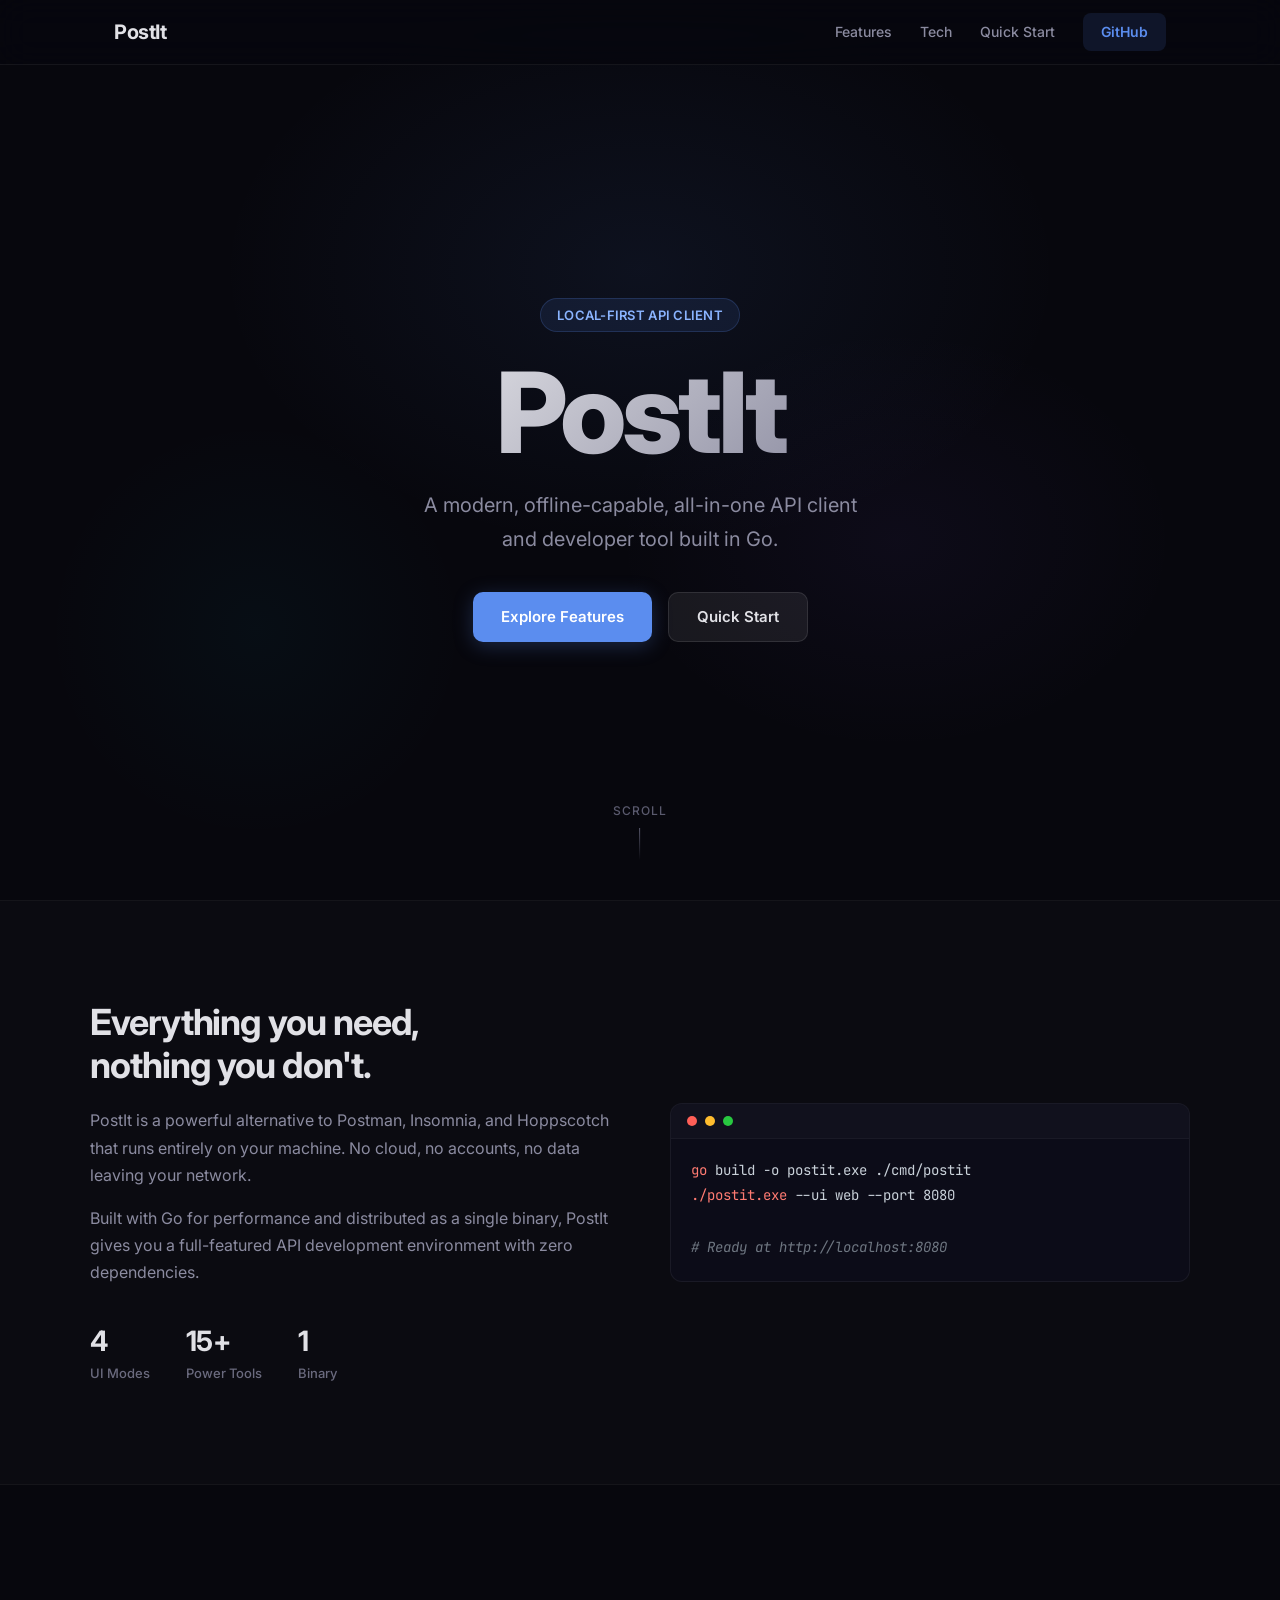
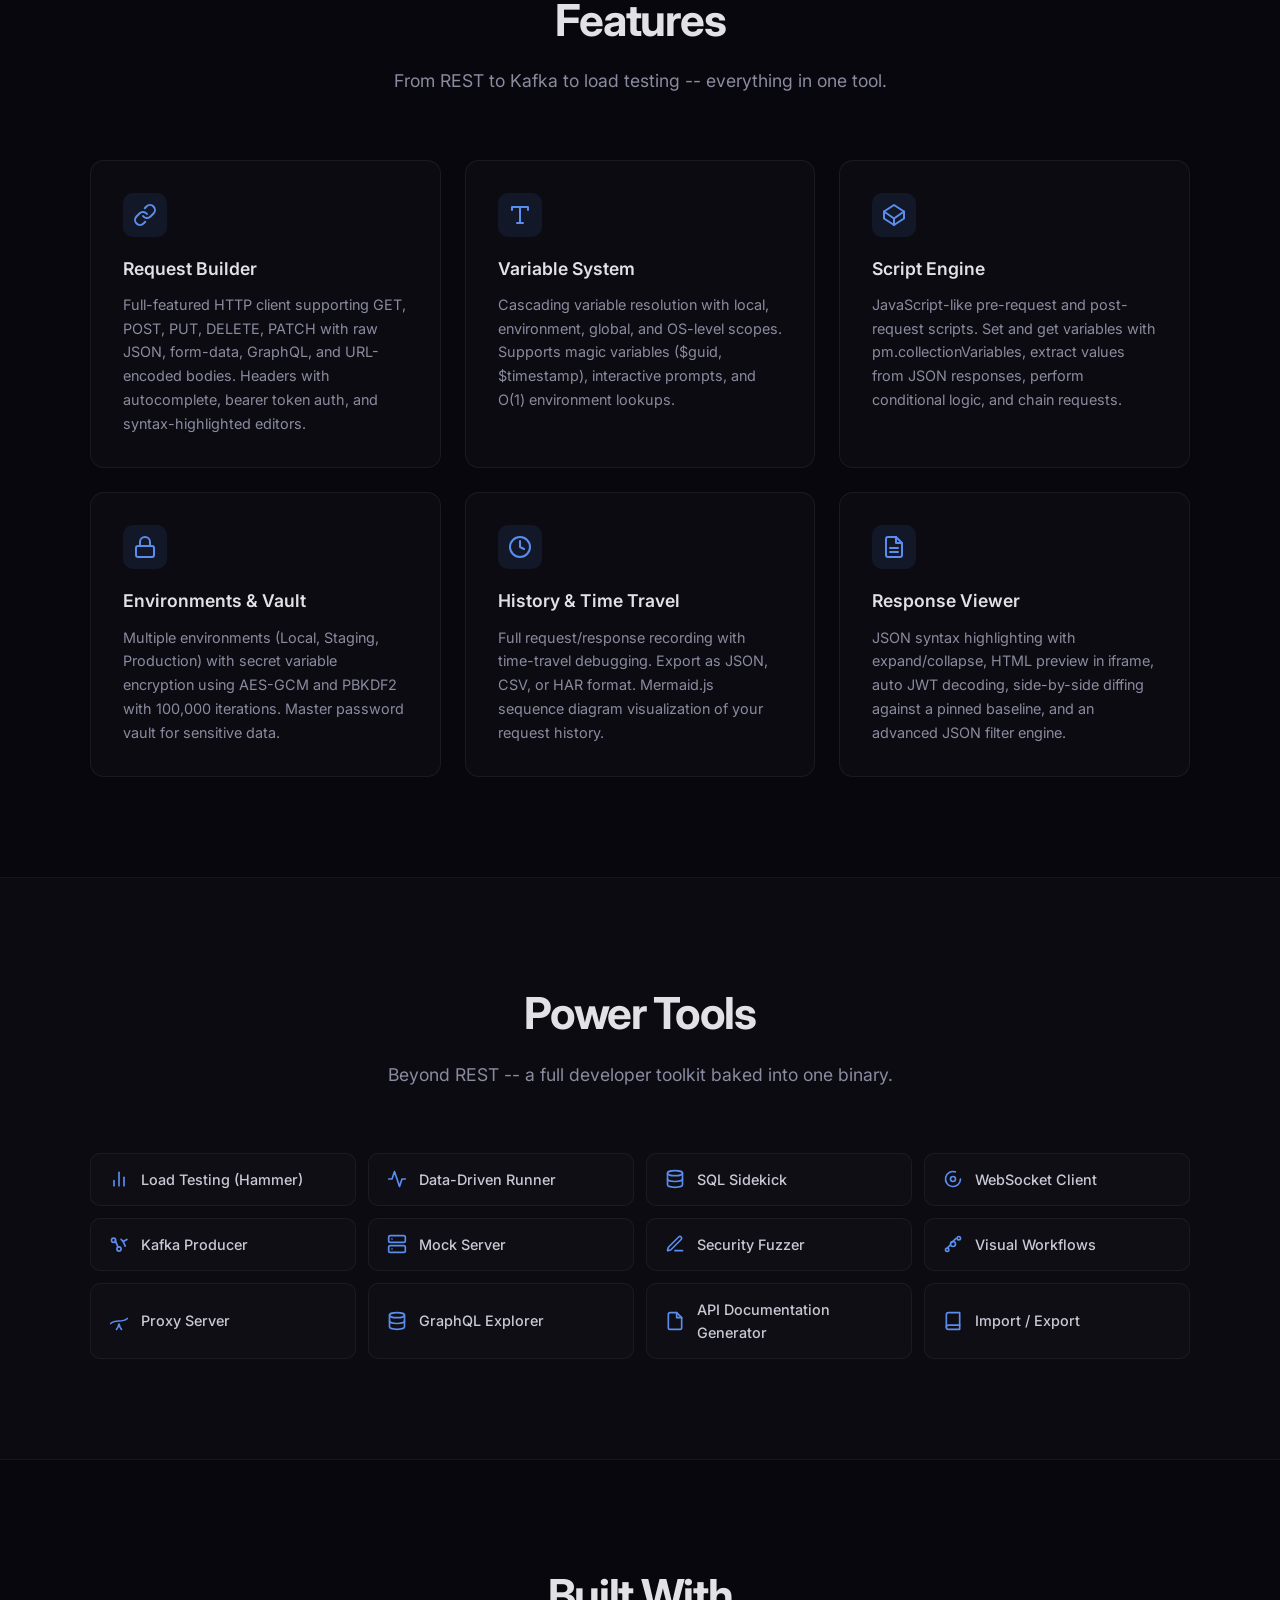
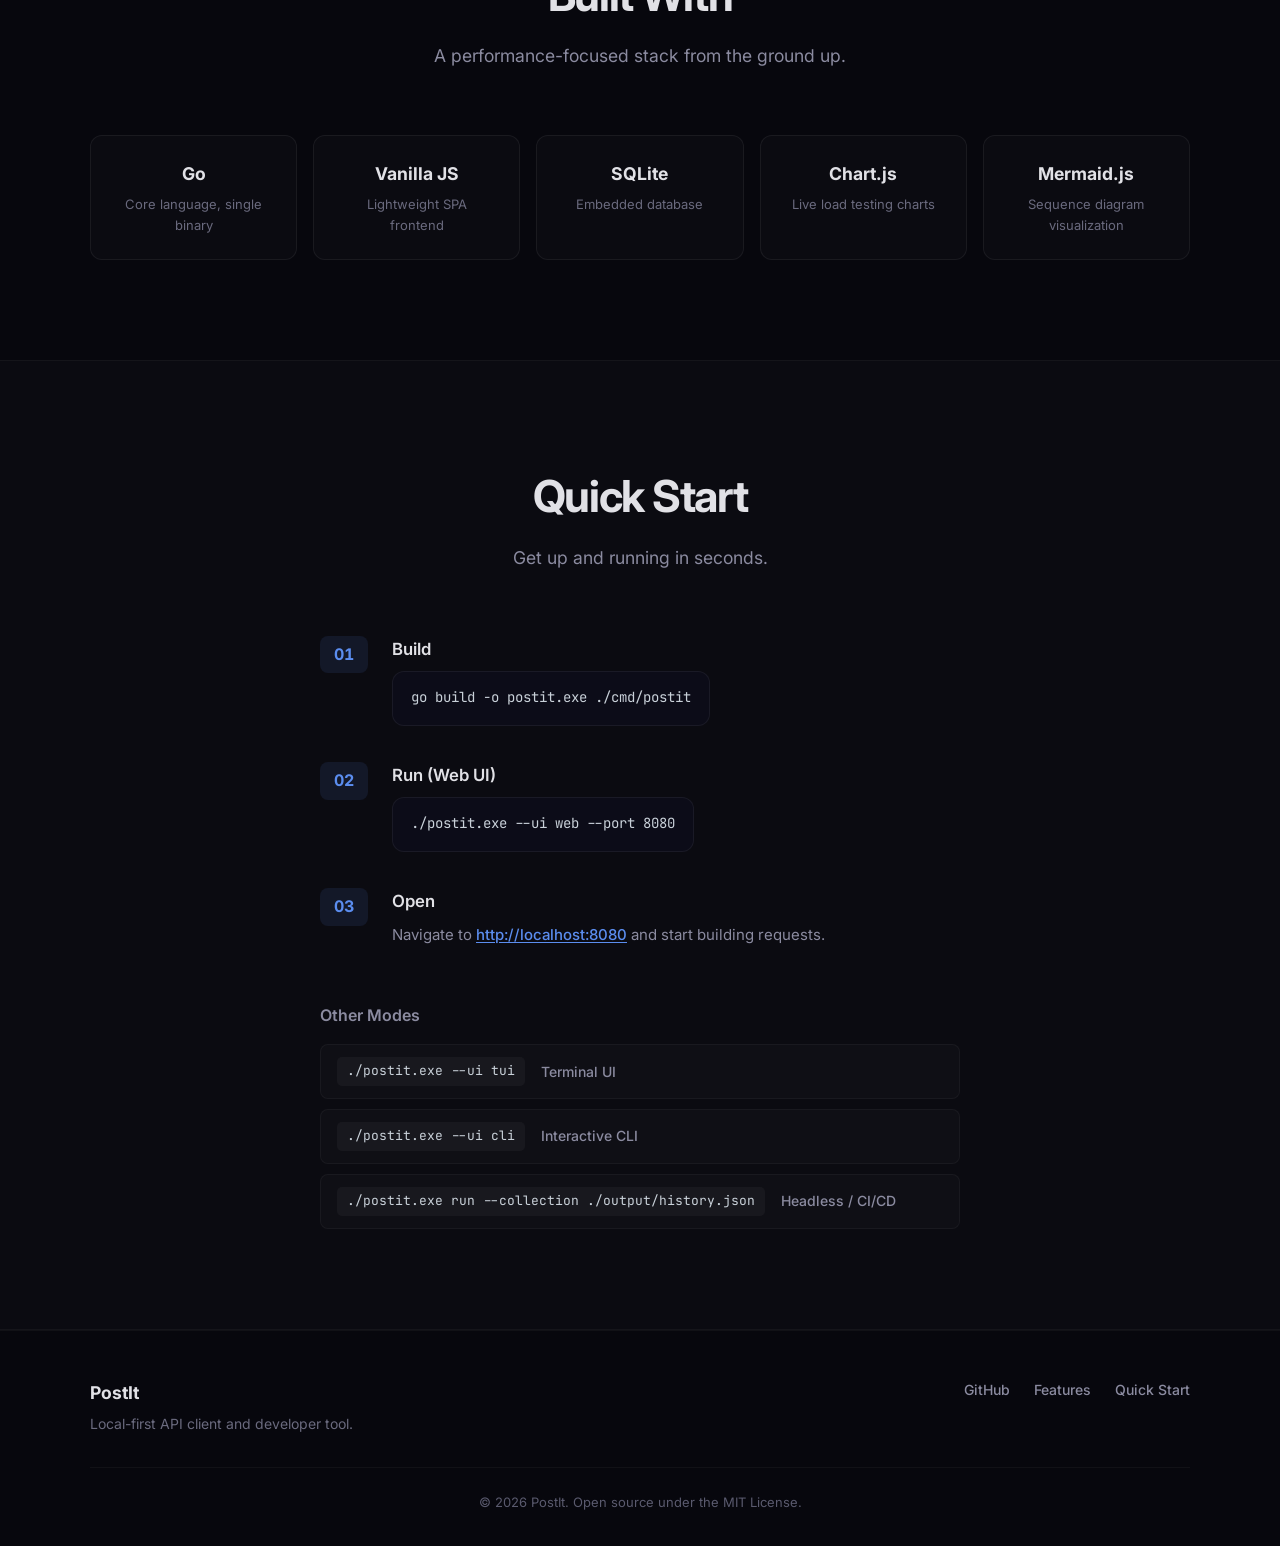
<file: website/index.html>
<!DOCTYPE html>
<html lang="en">
<head>
    <meta charset="UTF-8">
    <meta name="viewport" content="width=device-width, initial-scale=1.0">
    <title>PostIt - API Client & Developer Tool</title>
    <link rel="stylesheet" href="style.css">
    <link rel="preconnect" href="https://fonts.googleapis.com">
    <link rel="preconnect" href="https://fonts.gstatic.com" crossorigin>
    <link href="https://fonts.googleapis.com/css2?family=Inter:wght@400;500;600;700;800&family=JetBrains+Mono:wght@400;500&display=swap" rel="stylesheet">
</head>
<body>
    <nav class="navbar">
        <div class="nav-inner">
            <a href="#" class="logo">PostIt</a>
            <div class="nav-links">
                <a href="#features">Features</a>
                <a href="#tech">Tech</a>
                <a href="#quickstart">Quick Start</a>
                <a href="https://github.com/kmokas/PostIt" target="_blank" class="nav-cta">GitHub</a>
            </div>
        </div>
    </nav>

    <section class="hero">
        <div class="hero-bg"></div>
        <div class="hero-content">
            <span class="hero-badge">Local-First API Client</span>
            <h1>PostIt</h1>
            <p class="hero-subtitle">A modern, offline-capable, all-in-one API client <br>and developer tool built in Go.</p>
            <div class="hero-actions">
                <a href="#features" class="btn btn-primary">Explore Features</a>
                <a href="#quickstart" class="btn btn-secondary">Quick Start</a>
            </div>
        </div>
        <div class="hero-scroll">
            <span>Scroll</span>
            <div class="scroll-line"></div>
        </div>
    </section>

    <section id="overview" class="section section-alt">
        <div class="section-inner">
            <div class="overview-grid">
                <div class="overview-text">
                    <h2>Everything you need,<br>nothing you don't.</h2>
                    <p>PostIt is a powerful alternative to Postman, Insomnia, and Hoppscotch that runs entirely on your machine. No cloud, no accounts, no data leaving your network.</p>
                    <p>Built with Go for performance and distributed as a single binary, PostIt gives you a full-featured API development environment with zero dependencies.</p>
                    <div class="overview-stats">
                        <div class="stat">
                            <span class="stat-number">4</span>
                            <span class="stat-label">UI Modes</span>
                        </div>
                        <div class="stat">
                            <span class="stat-number">15+</span>
                            <span class="stat-label">Power Tools</span>
                        </div>
                        <div class="stat">
                            <span class="stat-number">1</span>
                            <span class="stat-label">Binary</span>
                        </div>
                    </div>
                </div>
                <div class="overview-code">
                    <div class="code-block">
                        <div class="code-header">
                            <span class="code-dot"></span>
                            <span class="code-dot"></span>
                            <span class="code-dot"></span>
                        </div>
                        <pre><code><span class="kw">go</span> build -o postit.exe ./cmd/postit
<span class="kw">./postit.exe</span> --ui web --port 8080

<span class="cm"># Ready at http://localhost:8080</span></code></pre>
                    </div>
                </div>
            </div>
        </div>
    </section>

    <section id="features" class="section">
        <div class="section-inner">
            <div class="section-header">
                <h2>Features</h2>
                <p>From REST to Kafka to load testing -- everything in one tool.</p>
            </div>
            <div class="features-grid">

                <div class="feature-card">
                    <div class="feature-icon">
                        <svg width="24" height="24" viewBox="0 0 24 24" fill="none" stroke="currentColor" stroke-width="2" stroke-linecap="round" stroke-linejoin="round"><path d="M10 13a5 5 0 0 0 7.54.54l3-3a5 5 0 0 0-7.07-7.07l-1.72 1.71"/><path d="M14 11a5 5 0 0 0-7.54-.54l-3 3a5 5 0 0 0 7.07 7.07l1.71-1.71"/></svg>
                    </div>
                    <h3>Request Builder</h3>
                    <p>Full-featured HTTP client supporting GET, POST, PUT, DELETE, PATCH with raw JSON, form-data, GraphQL, and URL-encoded bodies. Headers with autocomplete, bearer token auth, and syntax-highlighted editors.</p>
                </div>

                <div class="feature-card">
                    <div class="feature-icon">
                        <svg width="24" height="24" viewBox="0 0 24 24" fill="none" stroke="currentColor" stroke-width="2" stroke-linecap="round" stroke-linejoin="round"><polyline points="4 7 4 4 20 4 20 7"/><line x1="9" y1="20" x2="15" y2="20"/><line x1="12" y1="4" x2="12" y2="20"/></svg>
                    </div>
                    <h3>Variable System</h3>
                    <p>Cascading variable resolution with local, environment, global, and OS-level scopes. Supports magic variables ($guid, $timestamp), interactive prompts, and O(1) environment lookups.</p>
                </div>

                <div class="feature-card">
                    <div class="feature-icon">
                        <svg width="24" height="24" viewBox="0 0 24 24" fill="none" stroke="currentColor" stroke-width="2" stroke-linecap="round" stroke-linejoin="round"><polygon points="12 2 22 8.5 22 15.5 12 22 2 15.5 2 8.5 12 2"/><line x1="12" y1="22" x2="12" y2="15.5"/><polyline points="22 8.5 12 15.5 2 8.5"/></svg>
                    </div>
                    <h3>Script Engine</h3>
                    <p>JavaScript-like pre-request and post-request scripts. Set and get variables with pm.collectionVariables, extract values from JSON responses, perform conditional logic, and chain requests.</p>
                </div>

                <div class="feature-card">
                    <div class="feature-icon">
                        <svg width="24" height="24" viewBox="0 0 24 24" fill="none" stroke="currentColor" stroke-width="2" stroke-linecap="round" stroke-linejoin="round"><rect x="3" y="11" width="18" height="11" rx="2" ry="2"/><path d="M7 11V7a5 5 0 0 1 10 0v4"/></svg>
                    </div>
                    <h3>Environments & Vault</h3>
                    <p>Multiple environments (Local, Staging, Production) with secret variable encryption using AES-GCM and PBKDF2 with 100,000 iterations. Master password vault for sensitive data.</p>
                </div>

                <div class="feature-card">
                    <div class="feature-icon">
                        <svg width="24" height="24" viewBox="0 0 24 24" fill="none" stroke="currentColor" stroke-width="2" stroke-linecap="round" stroke-linejoin="round"><circle cx="12" cy="12" r="10"/><polyline points="12 6 12 12 16 14"/></svg>
                    </div>
                    <h3>History & Time Travel</h3>
                    <p>Full request/response recording with time-travel debugging. Export as JSON, CSV, or HAR format. Mermaid.js sequence diagram visualization of your request history.</p>
                </div>

                <div class="feature-card">
                    <div class="feature-icon">
                        <svg width="24" height="24" viewBox="0 0 24 24" fill="none" stroke="currentColor" stroke-width="2" stroke-linecap="round" stroke-linejoin="round"><path d="M14 2H6a2 2 0 0 0-2 2v16a2 2 0 0 0 2 2h12a2 2 0 0 0 2-2V8z"/><polyline points="14 2 14 8 20 8"/><line x1="16" y1="13" x2="8" y2="13"/><line x1="16" y1="17" x2="8" y2="17"/></svg>
                    </div>
                    <h3>Response Viewer</h3>
                    <p>JSON syntax highlighting with expand/collapse, HTML preview in iframe, auto JWT decoding, side-by-side diffing against a pinned baseline, and an advanced JSON filter engine.</p>
                </div>

            </div>
        </div>
    </section>

    <section class="section section-alt">
        <div class="section-inner">
            <div class="section-header">
                <h2>Power Tools</h2>
                <p>Beyond REST -- a full developer toolkit baked into one binary.</p>
            </div>
            <div class="tools-grid">

                <div class="tool-item">
                    <div class="tool-icon">
                        <svg width="20" height="20" viewBox="0 0 24 24" fill="none" stroke="currentColor" stroke-width="2" stroke-linecap="round" stroke-linejoin="round"><line x1="18" y1="20" x2="18" y2="10"/><line x1="12" y1="20" x2="12" y2="4"/><line x1="6" y1="20" x2="6" y2="14"/></svg>
                    </div>
                    <span>Load Testing (Hammer)</span>
                </div>

                <div class="tool-item">
                    <div class="tool-icon">
                        <svg width="20" height="20" viewBox="0 0 24 24" fill="none" stroke="currentColor" stroke-width="2" stroke-linecap="round" stroke-linejoin="round"><polyline points="22 12 18 12 15 21 9 3 6 12 2 12"/></svg>
                    </div>
                    <span>Data-Driven Runner</span>
                </div>

                <div class="tool-item">
                    <div class="tool-icon">
                        <svg width="20" height="20" viewBox="0 0 24 24" fill="none" stroke="currentColor" stroke-width="2" stroke-linecap="round" stroke-linejoin="round"><ellipse cx="12" cy="5" rx="9" ry="3"/><path d="M21 12c0 1.66-4 3-9 3s-9-1.34-9-3"/><path d="M3 5v14c0 1.66 4 3 9 3s9-1.34 9-3V5"/></svg>
                    </div>
                    <span>SQL Sidekick</span>
                </div>

                <div class="tool-item">
                    <div class="tool-icon">
                        <svg width="20" height="20" viewBox="0 0 24 24" fill="none" stroke="currentColor" stroke-width="2" stroke-linecap="round" stroke-linejoin="round"><path d="M21 12a9 9 0 1 1-6.219-8.56"/><circle cx="12" cy="12" r="3"/></svg>
                    </div>
                    <span>WebSocket Client</span>
                </div>

                <div class="tool-item">
                    <div class="tool-icon">
                        <svg width="20" height="20" viewBox="0 0 24 24" fill="none" stroke="currentColor" stroke-width="2" stroke-linecap="round" stroke-linejoin="round"><circle cx="5.5" cy="7.5" r="2.5"/><circle cx="12" cy="18" r="2.5"/><line x1="7.5" y1="8" x2="11" y2="16"/><path d="M14.5 6.5L17 9"/><path d="M17 9l2.5 5.5"/><path d="M17 9l4.5-2.5"/></svg>
                    </div>
                    <span>Kafka Producer</span>
                </div>

                <div class="tool-item">
                    <div class="tool-icon">
                        <svg width="20" height="20" viewBox="0 0 24 24" fill="none" stroke="currentColor" stroke-width="2" stroke-linecap="round" stroke-linejoin="round"><rect x="2" y="2" width="20" height="8" rx="2" ry="2"/><rect x="2" y="14" width="20" height="8" rx="2" ry="2"/><line x1="6" y1="6" x2="6.01" y2="6"/><line x1="6" y1="18" x2="6.01" y2="18"/></svg>
                    </div>
                    <span>Mock Server</span>
                </div>

                <div class="tool-item">
                    <div class="tool-icon">
                        <svg width="20" height="20" viewBox="0 0 24 24" fill="none" stroke="currentColor" stroke-width="2" stroke-linecap="round" stroke-linejoin="round"><path d="M12 20h9"/><path d="M16.376 3.622a1 1 0 0 1 3.002 3.002L7.368 18.635a2 2 0 0 1-.855.506l-2.872.838a.5.5 0 0 1-.62-.62l.838-2.872a2 2 0 0 1 .506-.854z"/></svg>
                    </div>
                    <span>Security Fuzzer</span>
                </div>

                <div class="tool-item">
                    <div class="tool-icon">
                        <svg width="20" height="20" viewBox="0 0 24 24" fill="none" stroke="currentColor" stroke-width="2" stroke-linecap="round" stroke-linejoin="round"><circle cx="12" cy="12" r="3"/><circle cx="19" cy="5" r="2"/><circle cx="5" cy="19" r="2"/><path d="M10.4 10.4l5.2-5.2"/><path d="M8.4 13.6l-2.8 2.8"/></svg>
                    </div>
                    <span>Visual Workflows</span>
                </div>

                <div class="tool-item">
                    <div class="tool-icon">
                        <svg width="20" height="20" viewBox="0 0 24 24" fill="none" stroke="currentColor" stroke-width="2" stroke-linecap="round" stroke-linejoin="round"><path d="M2 15c6.667-6 13.333 0 20-6"/><path d="M9 22c1.798-1.998 2.518-3.995 2.807-5.993"/><path d="M15 22c-1.798-1.998-2.518-3.995-2.807-5.993"/></svg>
                    </div>
                    <span>Proxy Server</span>
                </div>

                <div class="tool-item">
                    <div class="tool-icon">
                        <svg width="20" height="20" viewBox="0 0 24 24" fill="none" stroke="currentColor" stroke-width="2" stroke-linecap="round" stroke-linejoin="round"><ellipse cx="12" cy="5" rx="9" ry="3"/><path d="M21 12c0 1.66-4 3-9 3s-9-1.34-9-3"/><path d="M3 5v14c0 1.66 4 3 9 3s9-1.34 9-3V5"/></svg>
                    </div>
                    <span>GraphQL Explorer</span>
                </div>

                <div class="tool-item">
                    <div class="tool-icon">
                        <svg width="20" height="20" viewBox="0 0 24 24" fill="none" stroke="currentColor" stroke-width="2" stroke-linecap="round" stroke-linejoin="round"><path d="M14 2H6a2 2 0 0 0-2 2v16a2 2 0 0 0 2 2h12a2 2 0 0 0 2-2V8z"/><polyline points="14 2 14 8 20 8"/></svg>
                    </div>
                    <span>API Documentation Generator</span>
                </div>

                <div class="tool-item">
                    <div class="tool-icon">
                        <svg width="20" height="20" viewBox="0 0 24 24" fill="none" stroke="currentColor" stroke-width="2" stroke-linecap="round" stroke-linejoin="round"><path d="M4 19.5A2.5 2.5 0 0 1 6.5 17H20"/><path d="M6.5 2H20v20H6.5A2.5 2.5 0 0 1 4 19.5v-15A2.5 2.5 0 0 1 6.5 2z"/></svg>
                    </div>
                    <span>Import / Export</span>
                </div>

            </div>
        </div>
    </section>

    <section id="tech" class="section">
        <div class="section-inner">
            <div class="section-header">
                <h2>Built With</h2>
                <p>A performance-focused stack from the ground up.</p>
            </div>
            <div class="tech-grid">
                <div class="tech-card">
                    <span class="tech-name">Go</span>
                    <span class="tech-desc">Core language, single binary</span>
                </div>
                <div class="tech-card">
                    <span class="tech-name">Vanilla JS</span>
                    <span class="tech-desc">Lightweight SPA frontend</span>
                </div>
                <div class="tech-card">
                    <span class="tech-name">SQLite</span>
                    <span class="tech-desc">Embedded database</span>
                </div>
                <div class="tech-card">
                    <span class="tech-name">Chart.js</span>
                    <span class="tech-desc">Live load testing charts</span>
                </div>
                <div class="tech-card">
                    <span class="tech-name">Mermaid.js</span>
                    <span class="tech-desc">Sequence diagram visualization</span>
                </div>
            </div>
        </div>
    </section>

    <section id="quickstart" class="section section-alt">
        <div class="section-inner">
            <div class="section-header">
                <h2>Quick Start</h2>
                <p>Get up and running in seconds.</p>
            </div>
            <div class="quickstart-steps">
                <div class="step">
                    <div class="step-number">01</div>
                    <div class="step-content">
                        <h3>Build</h3>
                        <div class="code-block code-inline">
                            <pre><code>go build -o postit.exe ./cmd/postit</code></pre>
                        </div>
                    </div>
                </div>
                <div class="step">
                    <div class="step-number">02</div>
                    <div class="step-content">
                        <h3>Run (Web UI)</h3>
                        <div class="code-block code-inline">
                            <pre><code>./postit.exe --ui web --port 8080</code></pre>
                        </div>
                    </div>
                </div>
                <div class="step">
                    <div class="step-number">03</div>
                    <div class="step-content">
                        <h3>Open</h3>
                        <p>Navigate to <a href="http://localhost:8080" class="link">http://localhost:8080</a> and start building requests.</p>
                    </div>
                </div>
            </div>
            <div class="quickstart-extra">
                <h3>Other Modes</h3>
                <div class="modes-list">
                    <div class="mode-item">
                        <code>./postit.exe --ui tui</code>
                        <span>Terminal UI</span>
                    </div>
                    <div class="mode-item">
                        <code>./postit.exe --ui cli</code>
                        <span>Interactive CLI</span>
                    </div>
                    <div class="mode-item">
                        <code>./postit.exe run --collection ./output/history.json</code>
                        <span>Headless / CI/CD</span>
                    </div>
                </div>
            </div>
        </div>
    </section>

    <footer class="footer">
        <div class="footer-inner">
            <div class="footer-top">
                <div>
                    <h4>PostIt</h4>
                    <p>Local-first API client and developer tool.</p>
                </div>
                <div class="footer-links">
                    <a href="https://github.com/kmokas/PostIt" target="_blank">GitHub</a>
                    <a href="#features">Features</a>
                    <a href="#quickstart">Quick Start</a>
                </div>
            </div>
            <div class="footer-bottom">
                <span>&copy; 2026 PostIt. Open source under the MIT License.</span>
            </div>
        </div>
    </footer>

</body>
</html>
</file>
<file: website/style.css>
/* ============================================
   PostIt - Website Styles
   ============================================ */

/* --- Reset & Base --- */
*, *::before, *::after {
    margin: 0;
    padding: 0;
    box-sizing: border-box;
}

html {
    scroll-behavior: smooth;
    font-size: 16px;
}

body {
    font-family: 'Inter', -apple-system, BlinkMacSystemFont, 'Segoe UI', sans-serif;
    background-color: #07070d;
    color: #e1e1e6;
    line-height: 1.6;
    -webkit-font-smoothing: antialiased;
    -moz-osx-font-smoothing: grayscale;
}

a {
    color: #5b8def;
    text-decoration: none;
    transition: color 0.2s ease;
}

a:hover {
    color: #8ab4ff;
}

img {
    max-width: 100%;
    display: block;
}

code {
    font-family: 'JetBrains Mono', 'Fira Code', monospace;
    font-size: 0.875rem;
}

/* --- Navbar --- */
.navbar {
    position: fixed;
    top: 0;
    left: 0;
    right: 0;
    z-index: 100;
    background: rgba(7, 7, 13, 0.85);
    backdrop-filter: blur(16px) saturate(180%);
    -webkit-backdrop-filter: blur(16px) saturate(180%);
    border-bottom: 1px solid rgba(255, 255, 255, 0.06);
}

.nav-inner {
    max-width: 1100px;
    margin: 0 auto;
    padding: 0 24px;
    display: flex;
    align-items: center;
    justify-content: space-between;
    height: 64px;
}

.logo {
    font-size: 1.25rem;
    font-weight: 700;
    color: #e1e1e6;
    letter-spacing: -0.02em;
}

.logo:hover {
    color: #e1e1e6;
}

.nav-links {
    display: flex;
    align-items: center;
    gap: 28px;
}

.nav-links a {
    font-size: 0.875rem;
    font-weight: 500;
    color: #8b8ba0;
    transition: color 0.2s ease;
}

.nav-links a:hover {
    color: #e1e1e6;
}

.nav-cta {
    padding: 8px 18px;
    border-radius: 8px;
    background: rgba(91, 141, 239, 0.12);
    color: #5b8def !important;
    font-weight: 600 !important;
    transition: background 0.2s ease, color 0.2s ease;
}

.nav-cta:hover {
    background: rgba(91, 141, 239, 0.22) !important;
    color: #8ab4ff !important;
}

/* --- Hero Section --- */
.hero {
    position: relative;
    min-height: 100vh;
    display: flex;
    align-items: center;
    justify-content: center;
    overflow: hidden;
    padding: 120px 24px 80px;
}

.hero-bg {
    position: absolute;
    inset: 0;
    background:
        radial-gradient(ellipse 600px 400px at 50% 30%, rgba(91, 141, 239, 0.08), transparent 70%),
        radial-gradient(ellipse 400px 300px at 70% 60%, rgba(139, 92, 246, 0.05), transparent 70%),
        radial-gradient(ellipse 300px 300px at 20% 70%, rgba(6, 182, 212, 0.04), transparent 70%);
    pointer-events: none;
}

.hero-content {
    position: relative;
    text-align: center;
    max-width: 800px;
}

.hero-badge {
    display: inline-block;
    padding: 6px 16px;
    border-radius: 100px;
    background: rgba(91, 141, 239, 0.1);
    border: 1px solid rgba(91, 141, 239, 0.2);
    color: #8ab4ff;
    font-size: 0.8125rem;
    font-weight: 600;
    letter-spacing: 0.02em;
    text-transform: uppercase;
    margin-bottom: 24px;
}

.hero h1 {
    font-size: clamp(3.5rem, 10vw, 7rem);
    font-weight: 800;
    letter-spacing: -0.04em;
    line-height: 1;
    margin-bottom: 20px;
    background: linear-gradient(135deg, #e1e1e6 0%, #8b8ba0 100%);
    -webkit-background-clip: text;
    -webkit-text-fill-color: transparent;
    background-clip: text;
}

.hero-subtitle {
    font-size: clamp(1.05rem, 2vw, 1.25rem);
    color: #8b8ba0;
    line-height: 1.7;
    margin-bottom: 36px;
}

.hero-actions {
    display: flex;
    gap: 16px;
    justify-content: center;
    flex-wrap: wrap;
}

.btn {
    display: inline-flex;
    align-items: center;
    justify-content: center;
    padding: 12px 28px;
    border-radius: 10px;
    font-size: 0.9375rem;
    font-weight: 600;
    transition: all 0.2s ease;
    cursor: pointer;
    border: none;
}

.btn-primary {
    background: #5b8def;
    color: #fff;
    box-shadow: 0 4px 20px rgba(91, 141, 239, 0.25);
}

.btn-primary:hover {
    background: #4f7edb;
    box-shadow: 0 6px 28px rgba(91, 141, 239, 0.35);
    color: #fff;
    transform: translateY(-1px);
}

.btn-secondary {
    background: rgba(255, 255, 255, 0.07);
    color: #e1e1e6;
    border: 1px solid rgba(255, 255, 255, 0.1);
}

.btn-secondary:hover {
    background: rgba(255, 255, 255, 0.12);
    color: #e1e1e6;
    transform: translateY(-1px);
}

.hero-scroll {
    position: absolute;
    bottom: 40px;
    left: 50%;
    transform: translateX(-50%);
    display: flex;
    flex-direction: column;
    align-items: center;
    gap: 8px;
    color: #5a5a6e;
    font-size: 0.75rem;
    font-weight: 500;
    text-transform: uppercase;
    letter-spacing: 0.08em;
}

.scroll-line {
    width: 1px;
    height: 32px;
    background: linear-gradient(to bottom, #5a5a6e, transparent);
}

/* --- Sections --- */
.section {
    padding: 100px 24px;
}

.section-alt {
    background: rgba(255, 255, 255, 0.015);
    border-top: 1px solid rgba(255, 255, 255, 0.04);
    border-bottom: 1px solid rgba(255, 255, 255, 0.04);
}

.section-inner {
    max-width: 1100px;
    margin: 0 auto;
}

.section-header {
    text-align: center;
    margin-bottom: 64px;
}

.section-header h2 {
    font-size: clamp(2rem, 4vw, 2.75rem);
    font-weight: 700;
    letter-spacing: -0.03em;
    margin-bottom: 12px;
}

.section-header p {
    font-size: 1.1rem;
    color: #8b8ba0;
    max-width: 540px;
    margin: 0 auto;
}

/* --- Overview --- */
.overview-grid {
    display: grid;
    grid-template-columns: 1fr 1fr;
    gap: 60px;
    align-items: center;
}

.overview-text h2 {
    font-size: clamp(1.75rem, 3vw, 2.25rem);
    font-weight: 700;
    letter-spacing: -0.03em;
    line-height: 1.2;
    margin-bottom: 20px;
}

.overview-text p {
    color: #8b8ba0;
    font-size: 1rem;
    line-height: 1.7;
    margin-bottom: 16px;
}

.overview-stats {
    display: flex;
    gap: 36px;
    margin-top: 32px;
}

.stat {
    display: flex;
    flex-direction: column;
}

.stat-number {
    font-size: 1.75rem;
    font-weight: 700;
    color: #e1e1e6;
    letter-spacing: -0.02em;
}

.stat-label {
    font-size: 0.8125rem;
    color: #6a6a7e;
    font-weight: 500;
}

/* --- Code Blocks --- */
.code-block {
    background: #0c0c18;
    border: 1px solid rgba(255, 255, 255, 0.06);
    border-radius: 12px;
    overflow: hidden;
}

.code-header {
    display: flex;
    gap: 8px;
    padding: 12px 16px;
    background: rgba(255, 255, 255, 0.02);
    border-bottom: 1px solid rgba(255, 255, 255, 0.04);
}

.code-dot {
    width: 10px;
    height: 10px;
    border-radius: 50%;
    background: #3a3a4e;
}

.code-dot:nth-child(1) { background: #ff5f57; }
.code-dot:nth-child(2) { background: #ffbd2e; }
.code-dot:nth-child(3) { background: #28c840; }

.code-block pre {
    padding: 20px;
    overflow-x: auto;
}

.code-block code {
    font-size: 0.875rem;
    line-height: 1.7;
    color: #c9d1d9;
}

.code-block .kw { color: #ff7b72; }
.code-block .cm { color: #6e7681; font-style: italic; }

.code-inline {
    display: inline-block;
    width: 100%;
}

.code-inline pre {
    padding: 14px 18px;
}

/* --- Features Grid --- */
.features-grid {
    display: grid;
    grid-template-columns: repeat(auto-fill, minmax(320px, 1fr));
    gap: 24px;
}

.feature-card {
    padding: 32px;
    border-radius: 14px;
    background: rgba(255, 255, 255, 0.02);
    border: 1px solid rgba(255, 255, 255, 0.06);
    transition: border-color 0.25s ease, transform 0.25s ease, box-shadow 0.25s ease;
}

.feature-card:hover {
    border-color: rgba(91, 141, 239, 0.25);
    transform: translateY(-2px);
    box-shadow: 0 12px 40px rgba(0, 0, 0, 0.3);
}

.feature-icon {
    width: 44px;
    height: 44px;
    display: flex;
    align-items: center;
    justify-content: center;
    border-radius: 10px;
    background: rgba(91, 141, 239, 0.1);
    color: #5b8def;
    margin-bottom: 18px;
}

.feature-card h3 {
    font-size: 1.1rem;
    font-weight: 600;
    margin-bottom: 10px;
    color: #e1e1e6;
}

.feature-card p {
    font-size: 0.9rem;
    color: #8b8ba0;
    line-height: 1.65;
}

/* --- Tools Grid --- */
.tools-grid {
    display: grid;
    grid-template-columns: repeat(auto-fill, minmax(230px, 1fr));
    gap: 12px;
}

.tool-item {
    display: flex;
    align-items: center;
    gap: 12px;
    padding: 14px 18px;
    border-radius: 10px;
    background: rgba(255, 255, 255, 0.015);
    border: 1px solid rgba(255, 255, 255, 0.05);
    transition: border-color 0.2s ease, background 0.2s ease;
    font-size: 0.9rem;
    font-weight: 500;
    color: #c9c9d6;
}

.tool-item:hover {
    border-color: rgba(91, 141, 239, 0.2);
    background: rgba(91, 141, 239, 0.04);
}

.tool-icon {
    flex-shrink: 0;
    color: #5b8def;
    display: flex;
    align-items: center;
}

/* --- Tech Stack --- */
.tech-grid {
    display: grid;
    grid-template-columns: repeat(auto-fill, minmax(200px, 1fr));
    gap: 16px;
}

.tech-card {
    padding: 24px;
    border-radius: 12px;
    background: rgba(255, 255, 255, 0.02);
    border: 1px solid rgba(255, 255, 255, 0.06);
    text-align: center;
    transition: border-color 0.2s ease;
}

.tech-card:hover {
    border-color: rgba(255, 255, 255, 0.12);
}

.tech-name {
    display: block;
    font-size: 1.1rem;
    font-weight: 700;
    color: #e1e1e6;
    margin-bottom: 6px;
}

.tech-desc {
    display: block;
    font-size: 0.8125rem;
    color: #6a6a7e;
}

/* --- Quick Start --- */
.quickstart-steps {
    display: flex;
    flex-direction: column;
    gap: 28px;
    max-width: 640px;
    margin: 0 auto 56px;
}

.step {
    display: flex;
    gap: 24px;
    align-items: flex-start;
}

.step-number {
    font-size: 1rem;
    font-weight: 700;
    color: #5b8def;
    background: rgba(91, 141, 239, 0.1);
    padding: 6px 14px;
    border-radius: 8px;
    flex-shrink: 0;
    font-variant-numeric: tabular-nums;
}

.step-content h3 {
    font-size: 1.05rem;
    font-weight: 600;
    margin-bottom: 8px;
}

.step-content p {
    font-size: 0.9375rem;
    color: #8b8ba0;
}

.link {
    color: #5b8def;
    font-weight: 500;
    text-decoration: underline;
    text-underline-offset: 2px;
}

.link:hover {
    color: #8ab4ff;
}

.quickstart-extra {
    max-width: 640px;
    margin: 0 auto;
}

.quickstart-extra h3 {
    font-size: 1rem;
    font-weight: 600;
    margin-bottom: 16px;
    color: #8b8ba0;
}

.modes-list {
    display: flex;
    flex-direction: column;
    gap: 10px;
}

.mode-item {
    display: flex;
    align-items: center;
    gap: 16px;
    padding: 12px 16px;
    border-radius: 8px;
    background: rgba(255, 255, 255, 0.02);
    border: 1px solid rgba(255, 255, 255, 0.04);
}

.mode-item code {
    font-size: 0.8125rem;
    color: #c9d1d9;
    background: rgba(255, 255, 255, 0.04);
    padding: 4px 10px;
    border-radius: 5px;
}

.mode-item span {
    font-size: 0.875rem;
    color: #8b8ba0;
    font-weight: 500;
}

/* --- Footer --- */
.footer {
    border-top: 1px solid rgba(255, 255, 255, 0.04);
    padding: 48px 24px 32px;
}

.footer-inner {
    max-width: 1100px;
    margin: 0 auto;
}

.footer-top {
    display: flex;
    justify-content: space-between;
    align-items: flex-start;
    padding-bottom: 32px;
    border-bottom: 1px solid rgba(255, 255, 255, 0.04);
    gap: 40px;
    flex-wrap: wrap;
}

.footer-top h4 {
    font-size: 1.1rem;
    font-weight: 700;
    margin-bottom: 6px;
}

.footer-top p {
    font-size: 0.875rem;
    color: #6a6a7e;
}

.footer-links {
    display: flex;
    gap: 24px;
}

.footer-links a {
    font-size: 0.875rem;
    color: #8b8ba0;
    font-weight: 500;
}

.footer-links a:hover {
    color: #e1e1e6;
}

.footer-bottom {
    padding-top: 24px;
    text-align: center;
    font-size: 0.8125rem;
    color: #5a5a6e;
}

/* --- Responsive --- */
@media (max-width: 768px) {
    .overview-grid {
        grid-template-columns: 1fr;
        gap: 40px;
    }

    .features-grid {
        grid-template-columns: 1fr;
    }

    .tools-grid {
        grid-template-columns: 1fr 1fr;
    }

    .nav-links {
        gap: 16px;
    }

    .nav-links a {
        font-size: 0.8rem;
    }

    .section {
        padding: 64px 20px;
    }

    .hero-scroll {
        display: none;
    }

    .overview-stats {
        gap: 24px;
    }

    .step {
        flex-direction: column;
        gap: 12px;
    }
}

@media (max-width: 480px) {
    .tools-grid {
        grid-template-columns: 1fr;
    }

    .tech-grid {
        grid-template-columns: 1fr 1fr;
    }

    .footer-top {
        flex-direction: column;
    }
}
</file>
